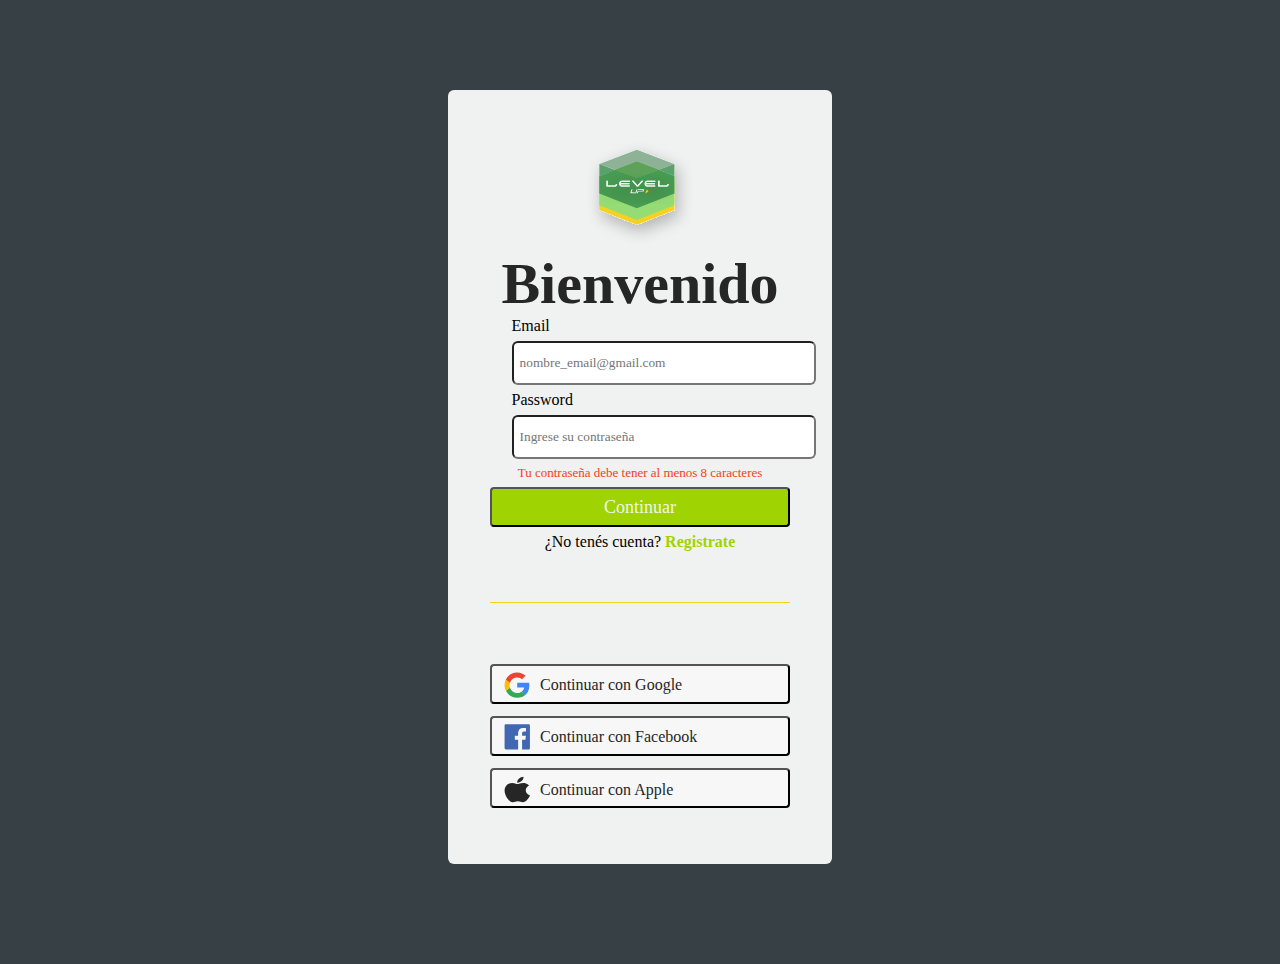
<file: index.html>
<!DOCTYPE html>
<html lang="es">
  <head>
    <meta charset="UTF-8" />
    <meta name="viewport" content="width=device-width, initial-scale=1.0" />
    <link rel="stylesheet" type="text/css" href="style.css" />
    <title>Bienvenido</title>
  </head>
  <body class="form">
    <div class="containerFondo doc">
    <a href="home.html">
      <img class="logo" src="img/logoPagina.svg" alt="logo" /></a>
      <h1>Bienvenido</h1>
      <div class="containerForm">
        <form>
          <div class="inputForm">
            <label for="email">Email</label>
            <input
              class="input"
              type="email"
              name="email"
              minlength=""
              required
              placeholder="nombre_email@gmail.com"
            />
          </div>
          <div class="inputForm">
            <label for="password">Password</label>
            <input
              class="input"
              type="password"
              name="password"
              minlength=""
              placeholder="Ingrese su contraseña"
              required
            />
          </div>
        </form>
        <p class="peligro">Tu contraseña debe tener al menos 8 caracteres</p>
        <button id="boton" class="continuar">Continuar</button>
        <div>
          <span>¿No tenés cuenta? </span><span class="estado">Registrate</span>
        </div>
        <img src="img/separador.svg" class="separador" alt="separador" />
        <div class="separador"></div>
        <div class="button">
          <button class="ingresar">
            <div class="alinearHorizontal">
              <img src="img/logoGoogle.svg" /><span class="continuarCon"
                >Continuar con Google</span
              >
            </div>
          </button>
        </div>
        <div>
          <button class="ingresar">
            <div class="alinearHorizontal">
              <img src="img/logoFacebook.svg" /><span class="continuarCon"
                >Continuar con Facebook</span
              >
            </div>
          </button>
        </div>
        <div>
          <button class="ingresar">
            <div class="alinearHorizontal">
              <img src="img/logoApple.svg" /><span class="continuarCon"
                >Continuar con Apple</span
              >
            </div>
          </button>
        </div>
      </div>
    </div>

    <div class="popup ocultar">
      <h3>Te has registrado correctamente!!!</h3>
      <p class="estado">Redirigiendo al Home....</p>
      <div class="load"></div>

      <div class="porcentajesCarga">
        <div class="porc1"><img src="img/25%.svg" /></div>
        <div class="porc2"><img src="img/50%.svg" /></div>
        <div class="porc3"><img src="img/60%.svg" /></div>
        <div class="porc4"><img src="img/75%.svg" /></div>
        <div class="porc5"><img src="img/100%.svg" /></div>
      </div>
    </div>
    <script type="text/javascript" src="js/popup.js"></script>
  </body>
</html>
</file>
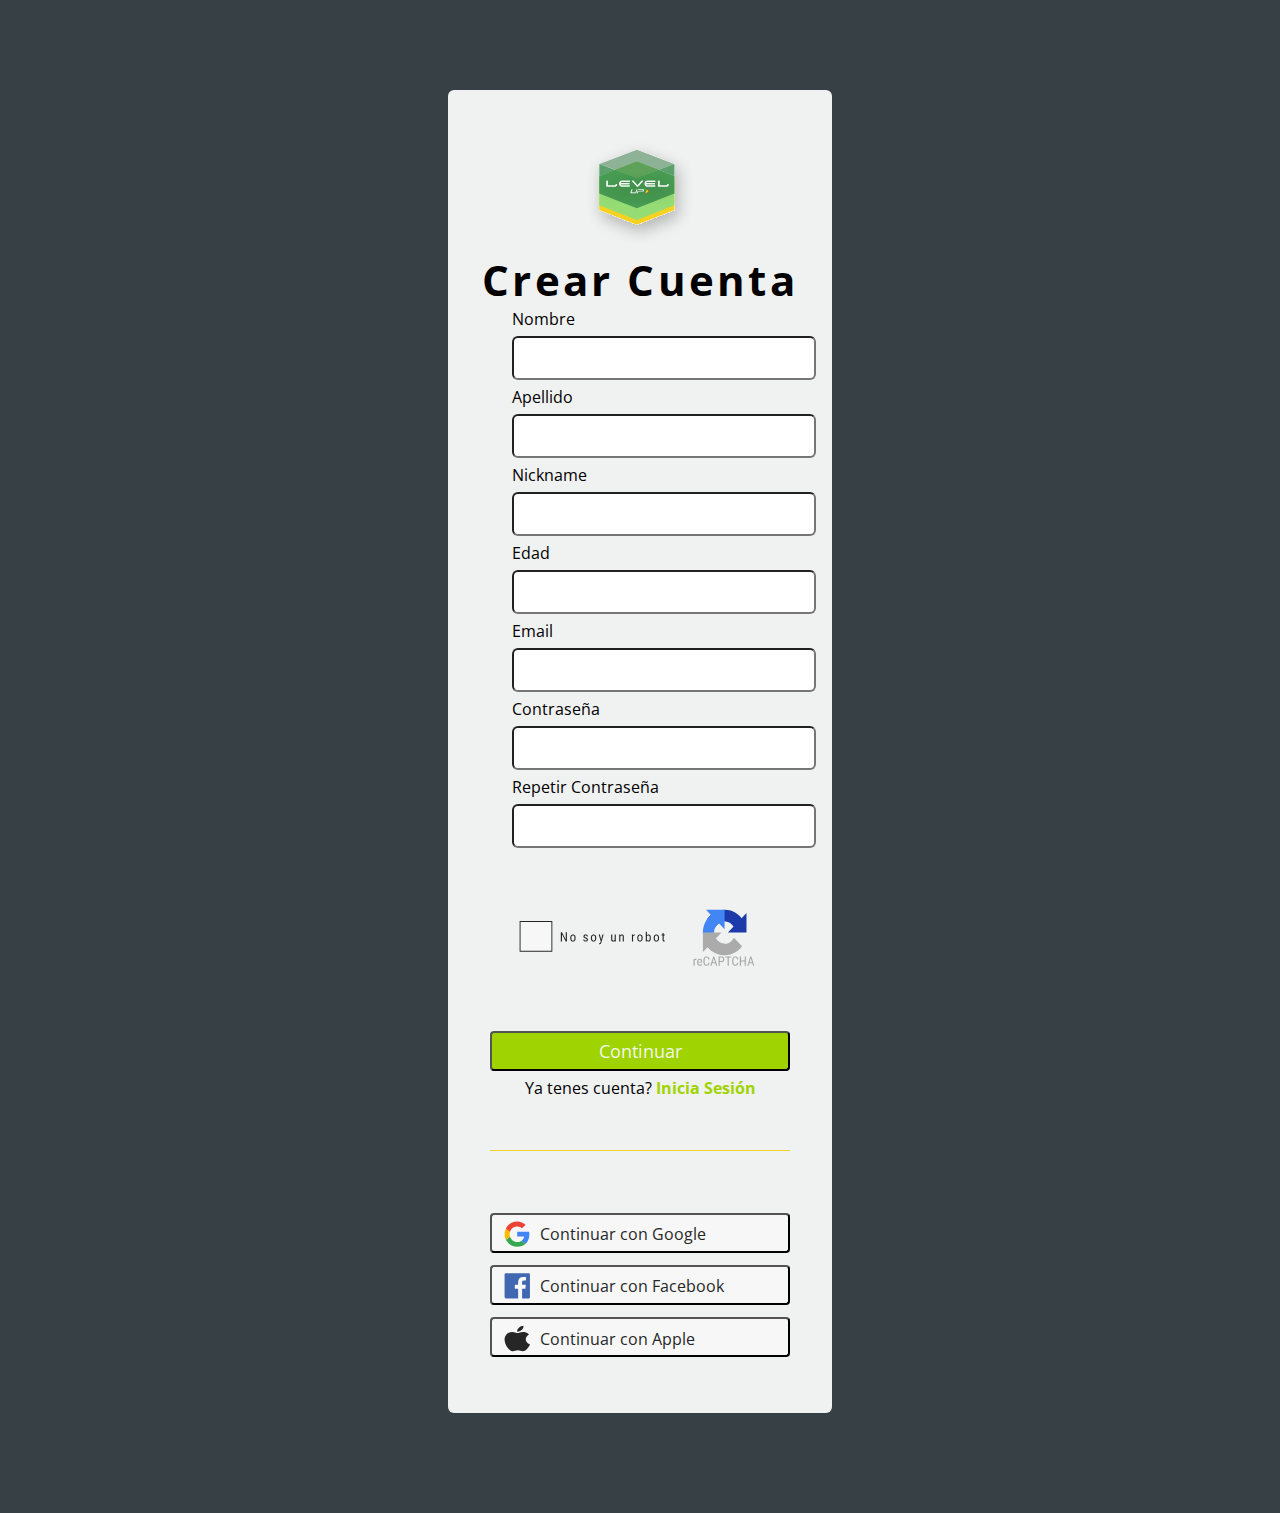
<file: FormRegistro.html>
<!DOCTYPE html>
<html lang="en">
  <head>
    <meta charset="UTF-8" />
    <meta name="viewport" content="width=device-width, initial-scale=1.0" />
    <link rel="stylesheet" type="text/css" href="style.css" />
    <link rel="preconnect" href="https://fonts.googleapis.com" />
    <link rel="preconnect" href="https://fonts.gstatic.com" crossorigin />
    <link
      href="https://fonts.googleapis.com/css2?family=Open+Sans&display=swap"
      rel="stylesheet"
    />
    <title>Crea tu Cuenta</title>
  </head>
  <body class="form">
    <div class="containerFondo doc">
      <div class="containerForm">
    <a href="home.html">
        <img class="logo" src="img/logoPagina.svg" alt="logo" /></a>
        <h2>Crear Cuenta</h2>
        <form>
          <div class="inputForm">
            <label for="nombre">Nombre</label>
            <input class="input" type="text" required />
          </div>
          <div class="inputForm">
            <label for="apellido">Apellido</label>
            <input class="input" type="text" required />
          </div>
          <div class="inputForm">
            <label for="nickname">Nickname</label>
            <input class="input" type="text" required />
          </div>
          <div class="inputForm">
            <label for="edad">Edad</label>
            <input class="input" type="number" required />
          </div>
          <div class="inputForm">
            <label for="email">Email</label>
            <input class="input" type="text" required />
          </div>
          <div class="inputForm">
            <label for="contrasenia">Contraseña</label>
            <input class="input" type="password" minlength="8" required />
          </div>
          <div class="inputForm">
            <label for="reptirContraseña">Repetir Contraseña</label>
            <input class="input" type="password" minlength="8" required />
          </div>
        </form>
        <span>
          <img class="captcha" src="img/captcha.svg" alt="captcha" />
        </span>
        <button id="boton" class="btn btn-click continuar" type="button">
          Continuar
        </button>
        <div>
          <span
            >Ya tenes cuenta?<span class="estado"> Inicia Sesión</span></span
          >
        </div>
        <img class="separador" src="img/separador.svg" alt="separador" />
        <div class="button">
          <button class="ingresar">
            <div class="alinearHorizontal">
              <img src="img/logoGoogle.svg" /><span class="continuarCon"
                >Continuar con Google</span
              >
            </div>
          </button>
        </div>
        <div>
          <button class="ingresar">
            <div class="alinearHorizontal">
              <img src="img/logoFacebook.svg" /><span class="continuarCon"
                >Continuar con Facebook</span
              >
            </div>
          </button>
        </div>
        <div>
          <button class="ingresar">
            <div class="alinearHorizontal">
              <img src="img/logoApple.svg" /><span class="continuarCon"
                >Continuar con Apple</span
              >
            </div>
          </button>
        </div>
      </div>
    </div>
    <div class="popup ocultar">
      <h3>Te has registrado correctamente!!!</h3>
      <p class="estado">Redirigiendo al Home....</p>
      <div class="load"></div>

      <div class="porcentajesCarga">
        <div class="porc1"><img src="img/25%.svg" /></div>
        <div class="porc2"><img src="img/50%.svg" /></div>
        <div class="porc3"><img src="img/60%.svg" /></div>
        <div class="porc4"><img src="img/75%.svg" /></div>
        <div class="porc5"><img src="img/100%.svg" /></div>
      </div>
    </div>
    <script type="text/javascript" src="js/popup.js"></script>

  </body>
</html>
</file>
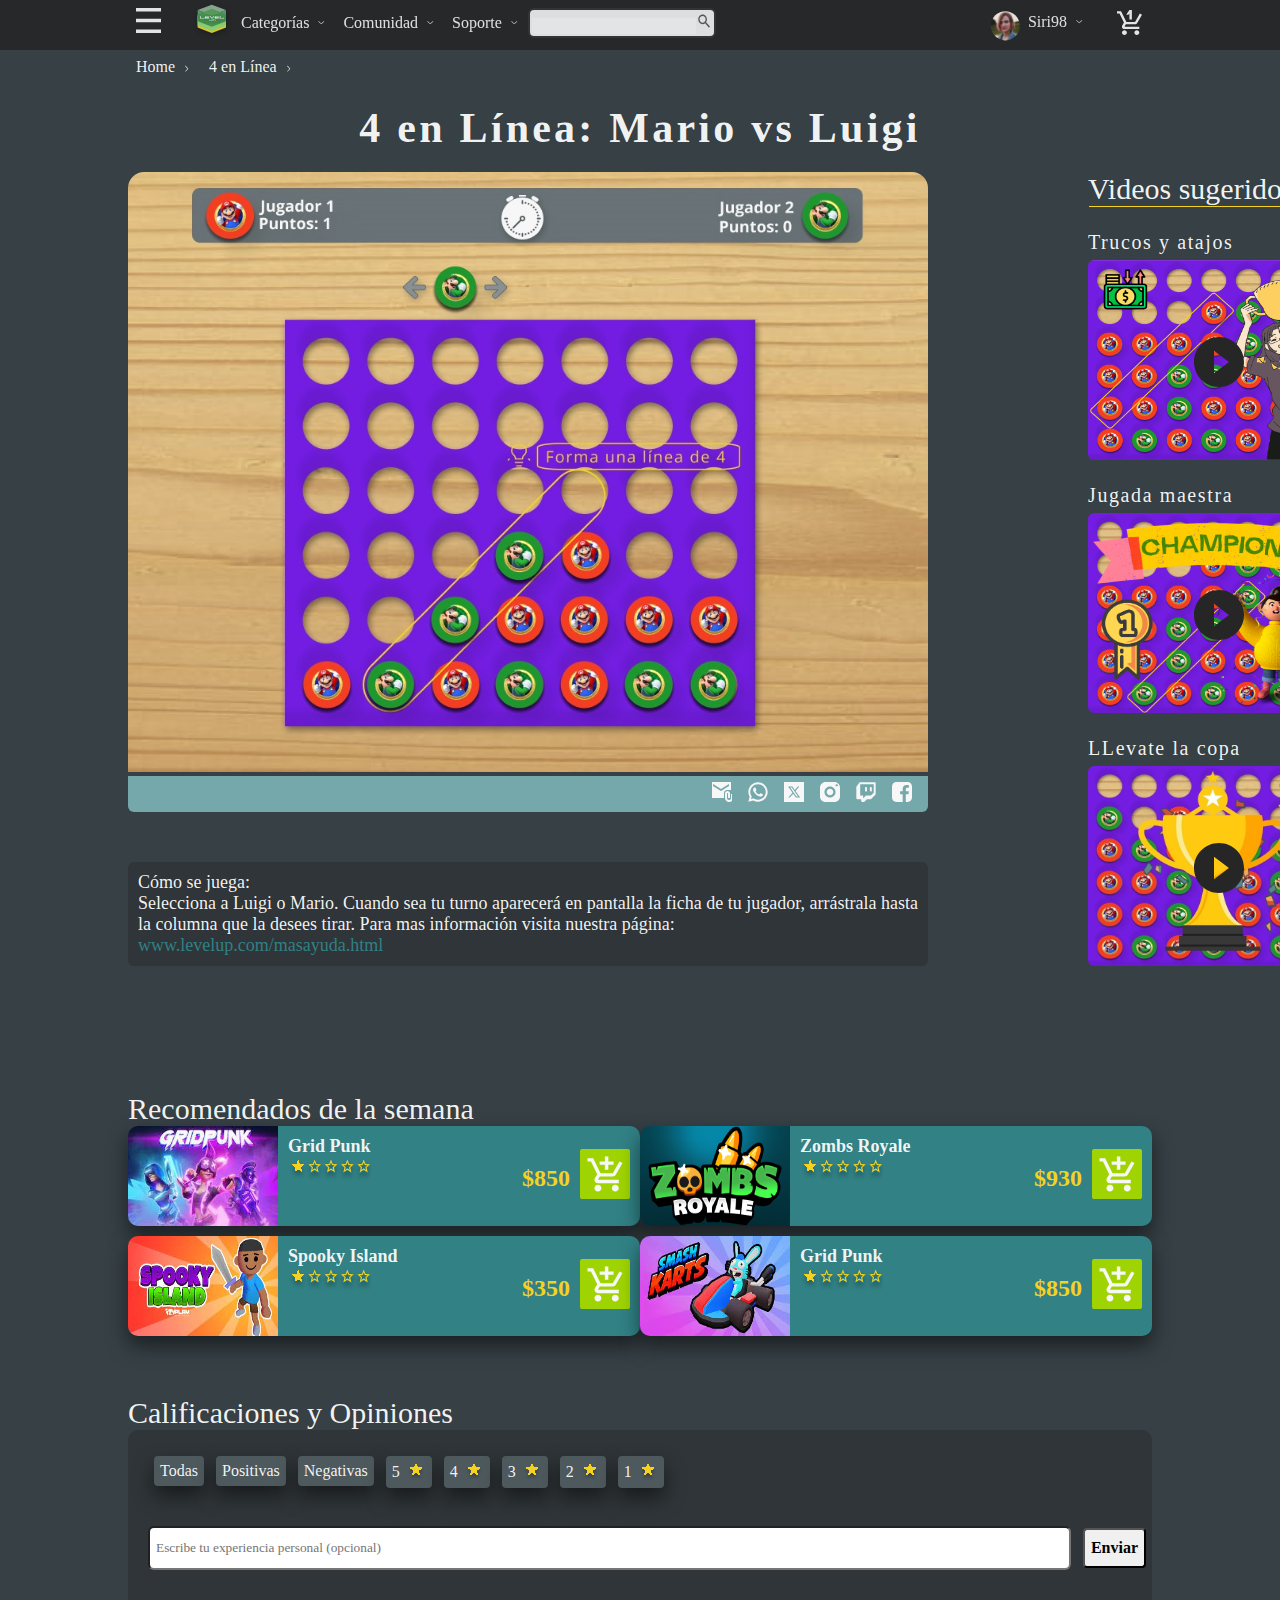
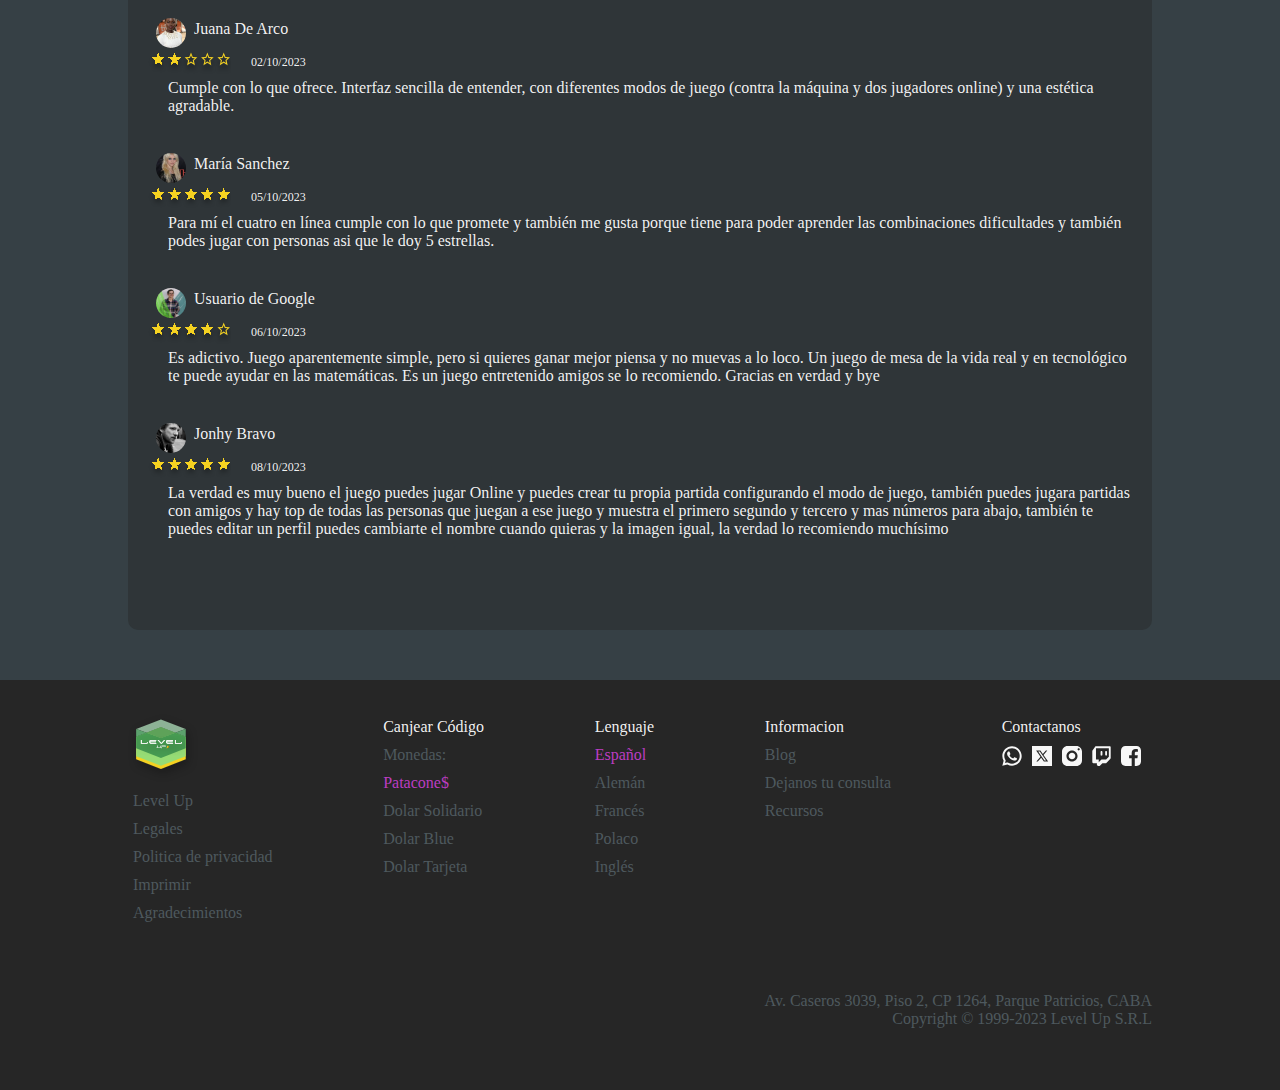
<file: juego.html>
<!DOCTYPE html>
<html lang="es">
  <head>
    <meta charset="UTF-8" />
    <meta name="viewport" content="width=device-width, initial-scale=1.0" />
    <link rel="stylesheet" type="text/css" href="style.css" />
    <title>4 en Línea</title>
  </head>
  <body>
    <header class="stick">
      <nav>
        <div class="navDesktop">
          <div class="justifyFlexStart alignCenter marginNavLeft">
            <!---Desplegable categorias ok-->
            <div class="btn-menu btn-nav dropdown">
              <img
                src="img/logoHamburguesa.svg"
                class="logoHamburguesa"
                alt="logoHamburguesa"
              />

              <div class="desplegable desplegableHamburguesa">
                <div class="item">
                  <img class="item" src="img/misJuegos.svg" alt="logo" />
                  <button class="btn-nav">
                    <a>Mis juegos</a
                    ><img src="img/fechaAbajo.svg" class="fechaAbajo rotar" />
                  </button>
                </div>
                <div class="item">
                  <img class="item" src="img/accion.svg" alt="logo" />
                  <button class="btn-nav">
                    <a>Acción</a
                    ><img src="img/fechaAbajo.svg" class="fechaAbajo rotar" />
                  </button>
                </div>
                <div class="item">
                  <img class="item" src="img/aventura.svg" alt="logo" />
                  <button class="btn-nav">
                    <a>Aventura</a
                    ><img src="img/fechaAbajo.svg" class="fechaAbajo rotar" />
                  </button>
                </div>
                <div class="item">
                  <img class="item" src="img/carreras.svg" alt="logo" />
                  <button class="btn-nav">
                    <a>Carreras</a
                    ><img src="img/fechaAbajo.svg" class="fechaAbajo rotar" />
                  </button>
                </div>
                <div class="item">
                  <img class="item" src="img/multijugador.svg" alt="logo" />
                  <button class="btn-nav">
                    <a>Multijugador</a
                    ><img src="img/fechaAbajo.svg" class="fechaAbajo rotar" />
                  </button>
                </div>
                <div class="item">
                  <img class="item" src="img/deporte.svg" alt="logo" />
                  <button class="btn-nav">
                    <a>Deporte</a
                    ><img src="img/fechaAbajo.svg" class="fechaAbajo rotar" />
                  </button>
                </div>
              </div>
            </div>
            <!---->
            <a href="home.html">
            <img src="img/logoPagina.svg" class="logoNav" alt="logoPagina" /></a>
            <button class="btn-nav">
              <a>Categorías</a
              ><img src="img/fechaAbajo.svg" class="fechaAbajo" />
            </button>
            <button class="btn-nav">
              <a>Comunidad</a
              ><img src="img/fechaAbajo.svg" class="fechaAbajo" />
            </button>
            <button class="btn-nav">
              <a>Soporte</a><img src="img/fechaAbajo.svg" class="fechaAbajo" />
            </button>

            <div class="barraBusqueda">
              <input class="busquedaNav" /><img
                src="img/lupaNav.svg"
                class="lupaNav"
              />
            </div>
          </div>
          <div class="justifyFlexEnd alignCenter marginNavRight">
            <div class="justifyCenter alignCenter">
              <!---Desplegable Siri-->
              <div class="btn-menu btn-nav dropdown">
                <div class="siri">
                  <img src="img/siri98.svg" class="avatar" /><button
                    class="btn-nav"
                  >
                    <a>Siri98</a
                    ><img src="img/fechaAbajo.svg" class="fechaAbajo" />
                  </button>
                </div>

                <div class="desplegable desplegableUsuario">
                  <buttton class="btn-nav">Ver mi perfil</buttton>
                  <img
                    class="separadorDesplegable"
                    src="img/separador.svg"
                    alt="separador"
                  />
                  <buttton class="btn-nav">Cupones</buttton>
                  <buttton class="btn-nav">Mis juegos</buttton>
                  <img
                    src="img/separador.svg"
                    class="separadorDesplegable"
                    alt="separador"
                  />
                  <buttton class="btn-nav">Configurar cuenta</buttton>
                  <buttton class="btn-nav">Editar perfil</buttton>
                  <img
                    src="img/separador.svg"
                    class="separadorDesplegable"
                    alt="separador"
                  />
                  <buttton class="btn-nav"><a href="index.html"> Cerrar sesión</a></buttton>
                </div>
              </div>
              <!---->
            </div>
            <!---Desplegable Carrito-->
            <div class="btn-menu btn-nav dropdown">
              <button class="btn-nav">
                <img src="img/logoCarritoMas1.svg" class="logoCarritoMas1" />
              </button>
              <div class="desplegable desplegableCarrito">
                <span class="btn-nav">Resumen de compra</span>
                <img
                  class="separadorDesplegable"
                  src="img/separador.svg"
                  class="separador"
                  alt="separador"
                />
                <span class="btn-nav">Juegos (1)</span>
                <div class="productoPrecio">
                  <span class="btn-nav">Slash Royal</span
                  ><span class="btn-nav">$2090</span>
                </div>
                <img class="producto btn-nav" src="img/slashRoyal.jpg" />
                <span class="btn-nav">Total $2090</span>
                <button class="continuarDesplegable">Pagar</button>
              </div>
            </div>
          </div>

          <!----->
        </div>
      </nav>
    </header>

    <div class="containerJuegos">
      <div class="breadcrumb">
        <button class="btn-nav"><a href="index.html">
    <a href="home.html">
          Home<img src="img/fechaAbajo.svg" class="fechaAbajo rotar" /></a></button
        ><button class="btn-nav"><a href="juego.html">
          4 en Línea<img src="img/fechaAbajo.svg" class="fechaAbajo rotar" /></a>
        </button>
      </div>
      <h2>4 en Línea: Mario vs Luigi</h2>
      <section class="sectionJuego">
        <aside class="siderbarJuegoInstrucciones">
          <div class="juego">
            <img src="img/juego.jpg" alt="4 en linea" />
            <div class="botoneraRedes">
              <div class="horizontal">
              <button class="redesJuego">
                <a href="#"><img src="img/email.svg" /></a>
              </button>
              <button class="redesJuego horizontal">
                <a href="#"><img src="img/whatsapp.svg" /></a>
              </button>
              <button class="redesJuego">
                <a href="#"><img src="img/twitter.svg" /></a>
              </button>
              <button class="redesJuego">
                <a href="#"><img src="img/instagram.svg" /></a>
              </button>
              <button class="redesJuego">
                <a href="#"><img src="img/twitch.svg" /></a>
              </button>
              <button class="redesJuego">
                <a href="#"><img src="img/facebook.svg" /></a>
              </button>
            </div>
            </div>
          </div>
          <div class="instrucciones">
            <div>Cómo se juega:</div>
            <div>
              Selecciona a Luigi o Mario. Cuando sea tu turno aparecerá en
              pantalla la ficha de tu jugador, arrástrala hasta la columna que
              la desees tirar. Para mas información visita nuestra página:
            </div>
            <div class="secundario">www.levelup.com/masayuda.html</div>
          </div>
        </aside>
        <aside class="asideVideos">
          <h3>Videos sugeridos</h3>
          <img
            class="separadorVideosSugeridos"
            src="img/separador.svg"
            alt="separador"
          />
          <div class="video">
            <p class="textoBody">Trucos y atajos</p>
            <button class="btn-play"><img class="play" src="img/play.svg" /></button>
            <img src="img/video2.jpg" alt="video" />
          </div>
          <div class="video">
            <p class="textoBody">Jugada maestra</p>
            <button class="btn-play"><img class="play" src="img/play.svg" /></button>
            <img src="img/video3.jpg" alt="video" />
          </div>
          <div class="video">
            <p class="textoBody">LLevate la copa</p>
            <button class="btn-play"><img class="play" src="img/play.svg" /></button>
            <img src="img/video4.jpg" alt="video" />
          </div>
        </aside>
      </section>
      <section class="sectionRecomendados">
        <h3>Recomendados de la semana</h3>
        <div class="parCards">
          <div class="masJugados sombra">
            <div class="masJugadosImagen">
              <img src="img/gridPunk.jpg" alt="juego" />
            </div>
            <div class="masJugadosContenido">
              <div class="titulo">
                <span>Grid Punk</span>
                <span><img src="img/estrella1solida4vacias.svg" /></span>
              </div>
              <div class="precio">
                <h3><span class="acento">$850</span></h3>
                <span
                  ><img src="img/carritoMas.svg" alt="carritoComprar"
                /></span>
              </div>
            </div>
          </div>

          <div class="masJugados sombra">
            <div class="masJugadosImagen">
              <img src="img/zombsRoyale.png" alt="juego" />
            </div>
            <div class="masJugadosContenido">
              <div class="titulo">
                <span>Zombs Royale</span>
                <span><img src="img/estrella1solida4vacias.svg" /></span>
              </div>
              <div class="precio">
                <h3><span class="acento">$930</span></h3>
                <span
                  ><img src="img/carritoMas.svg" alt="carritoComprar"
                /></span>
              </div>
            </div>
          </div>
        </div>

        <div class="parCards">
          <div class="masJugados sombra">
            <div class="masJugadosImagen">
              <img src="img/spookyIsland.jpg" alt="juego" />
            </div>
            <div class="masJugadosContenido">
              <div class="titulo">
                <span>Spooky Island</span>
                <span><img src="img/estrella1solida4vacias.svg" /></span>
              </div>
              <div class="precio">
                <h3><span class="acento">$350</span></h3>
                <span
                  ><img src="img/carritoMas.svg" alt="carritoComprar"
                /></span>
              </div>
            </div>
          </div>

          <div class="masJugados sombra">
            <div class="masJugadosImagen">
              <img src="img/smashKarts.jpg" alt="juego" />
            </div>
            <div class="masJugadosContenido">
              <div class="titulo">
                <span>Grid Punk</span>
                <span><img src="img/estrella1solida4vacias.svg" /></span>
              </div>
              <div class="precio">
                <h3><span class="acento">$850</span></h3>
                <span
                  ><img src="img/carritoMas.svg" alt="carritoComprar"
                /></span>
              </div>
            </div>
          </div>
        </div>
      </section>
      <h3>Calificaciones y Opiniones</h3>
      <section class="sectionComentarios">
        <div class="botoneraComentarios textoBodyChico">
          <button class="btn-nav btn-coment">Todas</button>
          <button class="btn-nav btn-coment">Positivas</button>
          <button class="btn-nav btn-coment">Negativas</button>
          <button class="btn-nav btn-coment">
            5 <img src="img/estrellaSolida.svg" />
          </button>
          <button class="btn-nav btn-coment">
            4 <img src="img/estrellaSolida.svg" />
          </button>
          <button class="btn-nav btn-coment">
            3 <img src="img/estrellaSolida.svg" />
          </button>
          <button class="btn-nav btn-coment">
            2 <img src="img/estrellaSolida.svg" />
          </button>
          <button class="btn-nav btn-coment">
            1 <img src="img/estrellaSolida.svg" />
          </button>
        </div>
        <div class="alignCenter">
          <input
            class="botoneraComentarios"
            type="text"
            placeholder="Escribe tu experiencia personal (opcional)"
          />
          <button class="enviar agrandar">Enviar</button>
        </div>
        <div class="alinearVertical">
          <div class="usuarioComent">
            <div class="usuario">
              <div class="btn-menu btn-nav dropdown">
                <div class="siri">
                  <img src="img/juanaDeArco.svg" class="avatar" /><button
                    class="btn-nav"
                  >
                    <a>Juana De Arco</a>
                  </button>
                </div>
              </div>
            </div>
          </div>
          <div class="usuarioComent">
            <img src="img/estrella2solidas3vacias.svg" />
            <span class="usuarioComent chico">02/10/2023</span>
          </div>
          <div class="usuarioComent usuarioComentMarg">
            Cumple con lo que ofrece. Interfaz sencilla de entender, con
            diferentes modos de juego (contra la máquina y dos jugadores online)
            y una estética agradable.
          </div>
        </div>

        <div class="alinearVertical">
          <div class="usuarioComent">
            <div class="usuario">
              <div class="btn-menu btn-nav dropdown">
                <div class="siri">
                  <img src="img/martaSanchez.svg" class="avatar" /><button
                    class="btn-nav"
                  >
                    <a>María Sanchez</a>
                  </button>
                </div>
              </div>
            </div>
          </div>
          <div class="usuarioComent">
            <img src="img/estrella5solidas.svg" />
            <span class="usuarioComent chico">05/10/2023</span>
          </div>
          <div class="usuarioComent usuarioComentMarg">
            Para mí el cuatro en línea cumple con lo que promete y también me
            gusta porque tiene para poder aprender las combinaciones
            dificultades y también podes jugar con personas asi que le doy 5
            estrellas.
          </div>
        </div>

        <div class="alinearVertical">
          <div class="usuarioComent">
            <div class="usuario">
              <div class="btn-menu btn-nav dropdown">
                <div class="siri">
                  <img src="img/usuarioGoogle.svg" class="avatar" /><button
                    class="btn-nav"
                  >
                    <a>Usuario de Google</a>
                  </button>
                </div>
              </div>
            </div>
          </div>
          <div class="usuarioComent">
            <img src="img/estrellas4solidas1vacia.svg" />
            <span class="usuarioComent chico">06/10/2023</span>
          </div>
          <div class="usuarioComent usuarioComentMarg">
            Es adictivo. Juego aparentemente simple, pero si quieres ganar mejor
            piensa y no muevas a lo loco. Un juego de mesa de la vida real y en
            tecnológico te puede ayudar en las matemáticas. Es un juego
            entretenido amigos se lo recomiendo. Gracias en verdad y bye
          </div>
        </div>

        <div class="alinearVertical">
          <div class="usuarioComent">
            <div class="usuario">
              <div class="btn-menu btn-nav dropdown">
                <div class="siri">
                  <img src="img/jonhyBravo.svg" class="avatar" /><button
                    class="btn-nav"
                  >
                    <a>Jonhy Bravo</a>
                  </button>
                </div>
              </div>
            </div>
          </div>
          <div class="usuarioComent">
            <img src="img/estrella5solidas.svg" />
            <span class="usuarioComent chico">08/10/2023</span>
          </div>
          <div class="usuarioComent usuarioComentMarg">
            La verdad es muy bueno el juego puedes jugar Online y puedes crear
            tu propia partida configurando el modo de juego, también puedes
            jugara partidas con amigos y hay top de todas las personas que
            juegan a ese juego y muestra el primero segundo y tercero y mas
            números para abajo, también te puedes editar un perfil puedes
            cambiarte el nombre cuando quieras y la imagen igual, la verdad lo
            recomiendo muchísimo
          </div>
        </div>
      </section>
    </div>
    <button class="scroll-top" type="button">
      <img class="flechaArriba" src="img/fechaAbajo.svg" />
    </button>
    <footer class="footer">
      <div class="footerContainerMaster">
        <div class="footerContainer footerLegales primario">
          <a href="home.html">
          <img class="logoPagina" src="img/logoPagina.svg" alt="logo" /></a>
          <span class="hoverAcento">Level Up</span>
          <span class="hoverAcento">Legales</span>
          <span class="hoverAcento">Politica de privacidad</span>
          <span class="hoverAcento">Imprimir</span>
          <span class="hoverAcento">Agradecimientos</span>
        </div>
        <div class="footerContainer footerMoneda primario desktop">
          <span class="blanco hoverAcento">Canjear Código</span>
          <span class="hoverAcento">Monedas:</span>
          <span class="acento2 hoverAcento">Patacone$</span>
          <span class="hoverAcento">Dolar Solidario</span>
          <span class="hoverAcento">Dolar Blue</span>
          <span class="hoverAcento">Dolar Tarjeta</span>
        </div>
        <div class="footerContainer footerLenguaje primario desktop">
          <span class="blanco hoverAcento">Lenguaje</span>
          <span class="acento2 hoverAcento">Español</span>
          <span class="hoverAcento">Alemán</span>
          <span class="hoverAcento">Francés</span>
          <span class="hoverAcento">Polaco</span>
          <span class="hoverAcento">Inglés</span>
        </div>
        <div class="footerContainer footerInformacion primario">
          <span class="blanco hoverAcento">Informacion</span>
          <span class="hoverAcento">Blog</span>
          <span class="hoverAcento">Dejanos tu consulta</span>
          <span class="hoverAcento">Recursos</span>
        </div>
        <div class="footerContainer footerContactanos desktop">
          <span class="blanco hoverAcento">Contactanos</span>
          <div class="redesFooter">
            <span class="hoverAcento"
              ><a href="#"><img class="redes" src="img/whatsapp.svg" /></a
            ></span>
            <span class="hoverAcento"
              ><a href="#"><img class="redes" src="img/twitter.svg" /></a
            ></span>
            <span class="hoverAcento"
              ><a href="#"><img class="redes" src="img/instagram.svg" /></a
            ></span>
            <span class="hoverAcento"
              ><a href="#"><img class="redes" src="img/twitch.svg" /></a
            ></span>
            <span class="hoverAcento">
              <a href="#"><img class="redes" src="img/facebook.svg" /></a
            ></span>
          </div>
        </div>
      </div>
      <div class="footerContainerBottom primario desktop">
        <span class="hoverAcento"
          >Av. Caseros 3039, Piso 2, CP 1264, Parque Patricios, CABA</span
        >
        <span class="hoverAcento">Copyright © 1999-2023 Level Up S.R.L</span>
      </div>
    </footer>

    <!---Script-->
    <script type="text/javascript" src="js/menu.js"></script>
  </body>
</html>
</file>
<file: style.css>
* {
  margin: 0;
  padding: 0;
  font-family: "Open Sans";
}
/*------------------------------Colores-----------------------------*/
:root {
  --blanco: #f7f7f7f7;
  --blancoHover: #d3d3d3;
  --negro: #262626;
  --primario: #4e595e;
  --primarioSombra1: #364045;
  --primarioSombra2: #262626;
  --primarioSombra3: #2f3538;
  --estado: #9fd402;
  --estadoHover: #86b602;
  --acento: #f5d221;
  --peligro: #f53e21;
  --secundarioLuz1: #74a8ab;
  --acento2: #bc3dc2;
  --secundario: #318185;
}
body {
  background-color: var(--primarioSombra1);
}

/*------------------------------Fuentes-----------------------------*/

h1 {
  font-size: 38px;
  font-weight: bold;
}

h2 {
  font-size: 28px;
  font-weight: bold;
}

h3 {
  font-size: 24 px;
  font-weight: bold;
}

p {
  font-size: 16px;
}

/*------------------------------Nav---------------------------------*/
.navDesktop {
  display: none;
}
.navMobil {
  display: flex;
  align-items: center;
  justify-content: space-between;
}
.stick {
  position: sticky;
  top: 0;
  z-index: 1000;
}
nav,
.navMobil {
  width: 100%;
  height: 50px;
  background: var(--negro);
  opacity: 90%;
}
.btn-nav {
  align-items: center;
  justify-content: flex-start;
  display: flex;
  padding: 2px;
}
.usuario {
  align-items: center;
  display: flex;
  justify-content: flex-end;
  margin-right: 10px;
}

.btn-nav {
  width: max-content;
  height: max-content;
  margin-left: 6px;
  background-color: transparent;
  color: var(--blanco);
  border: transparent;
  align-items: center;
}

.fechaAbajo {
  width: 12px;
  height: 6px;
}
/*---Desplegable---*/

.mostrar {
  display: flex;
}

.desplegable.cerrar {
  /*cierro el desplegable*/
  display: none;
}

.desplegable {
  width: min-content;
  height: min-content;
  background-color: var(--primarioSombra2);
  display: none;
  position: absolute;
  min-width: 0px;
  padding: 10px;
}
.desplegableUsuario {
  position: absolute;
  left: -30px;
}
.desplegableCarrito {
  position: absolute;
  left: -160px;
  width: max-content;
}

.desplegableCarrito img.producto {
  width: 80px;
  height: auto;
  border-radius: 4px;
}

.desplegableCarrito img.separador {
  width: 200px;
}
.alignCenter {
  display: flex;
  align-items: center;
}
.justifyCenter {
  display: flex;
  justify-content: center;
}

.productoPrecio {
  display: flex;
  justify-content: center;
}
button.ingresar,
button.continuar {
  width: max-content;
  height: max-content;
  border-radius: 4px;
  align-items: center;
  padding: 6px;
}
button.continuar {
  color: var(--blanco);
}

button.ingresar {
  color: var(--negro);
  font-size: 16px;
}
button.continuar {
  background-color: var(--acento);
}

button.ingresar {
  background-color: var(--blanco);
}
.siri {
  display: flex;
  justify-content: center;
  align-items: flex-start;
}
.btn-menu {
  display: none;
  margin-left: 10px;
}
.dropdown {
  position: relative;
  display: inline-block;
}
img.cruz {
  width: 15px;
  height: 15px;
  margin-left: 80px;
}

.dropdown:hover .desplegable {
  display: block;
}

.rotar {
  transform: rotate(-90deg);
}

.flechaArriba {
  transform: rotate(-180deg);
  width: 40px;
  height: 40px;
}

.navMobil img.logoHamburguesa,
.navMobil img.avatar,
.navMobil img.logoCarritoMas1 {
  width: 20px;
  height: 20px;
  align-items: center;
}
.navMobil img.logoPagina {
  margin-left: 20px;
  align-items: center;
  width: 30px;
  height: 30px;
}

/*---------------------------Container Mobil-----------------------------*/
.container {
  margin-left: 3%;
  margin-right: 3%;
}
/*---------------------------Footer--------------------------------------*/
.footerOculto {
  display: none;
}

.footerMobil {
  color: var(--blanco);
  display: block;
  margin-right: auto;
  margin-left: 10%;
  margin-right: 10%;
  font-size: 18px;
  font-weight: bolder;
}
footer{
  background: var(--primarioSombra2);
  height: 500px;
  padding-bottom:  30px;
 
}
.footerContainerMobil span{
  display: block;
}
.footerContainerMobil .redesFooter{
  display: flex;
}

span.footerAcento{
  margin-top: 20px;
  font-weight: normal;
  
}
.redesFooter{
  display: flex;
  justify-content: left;
  padding-right: 6px;
  margin-bottom: 20px;
}
.redesFooter .footerAcento{
  margin: 8px;
}
span.redesFooter{
  padding: 0%;
}
.centrado{
  margin-top: 40px;
}
.footerDesplegable{
  display: none;
}
.footerDesplegable.show{
  display: block;
}
.dDesplegable.show{
  display: block;
}
.footerContainerMobil .logoPagina{
  margin-top: 20px ;

}

/* slider grande
--------------- o ----------- */
.containerGrande {
  display: flex;
  flex-flow: column wrap;
}
ul,
li {
  padding: 0;
  margin: 0;
  list-style: none inside;
}

ul.slider {
  display: flex;
  justify-content: center;
}
ul.slider img {
  opacity: 0;
  transition: opacity 1s;
  position: absolute;
  top: 10%;
  width: 380px;
  height: 200px;
  object-fit: cover;
  border-radius: 10px;
}

ul.slider img:first-child {
  opacity: 1;
}
ul.slider img:target {
  opacity: 1;
}
.sliderNav {
  display: flex;
  justify-content: center;
}
.menu {
  position: relative;
  top: 240px;
}
.menu li {
  display: inline;
}
.menu a {
  text-decoration: none;
  padding: 5px;
  cursor: default;
}
a:hover .circle {
  cursor: pointer;
  fill: var(--secundarioLuz1);
}

/*Font carousel*/
.h3Primero{
  margin-top: 60%;
}
h3.tituloCategoria{
  margin-left: 10%;
  color: var(--blanco);
}
hr{
  width: 80%;
  margin-left: 10%;
  margin-right: 10%;
  border-color: var(--acento);
}

/* --------------carousel -------------------------------------*/

.containerMax {
  display: flex;
  justify-content: center;
}


.containerCarrusel {
  max-width: 80%;
  margin: 2% 10% 3% 10%;
  position: relative;
}
.containerCarrusel i {
  top: 50%;
  height: 35px;
  width: 35px;
  cursor: pointer;
  position: absolute;
  font-size: 1.3rem;
  text-align: center;
  line-height: 35px;
  background: #f7f7f7;
  border-radius: 50%;
  transform: translateY(-50%);
}
.containerCarrusel i:first-child {
  left: -23px;
  display: none;
}
.containerCarrusel i:last-child {
  right: -23px;
}
.containerCarrusel .carousel {
  font-size: 0;
  cursor: pointer;
  overflow: hidden;
  white-space: nowrap;
  scroll-behavior: smooth;
}
.carousel.dragging {
  cursor: grab;
  scroll-behavior: auto;
}
.carousel.dragging img {
  pointer-events: none;
}
.carousel .card {
  display: inline;
}
.carousel div {
  margin-left: 13px;
  display: inline-block;
  width: 150px;
  height: 140px;
  background: #318185;
  border-radius: 10px;
  position: relative;
}


.carousel div p {
  font-size: 18px;
  color: var(--blanco);
  margin: 18px 10px;
}
.carousel div img.star {
  position: absolute;
  bottom: 23%;
  left: 3%;
  width: 55px;
  height: 20px;
  object-fit: contain;
  margin: 0;
  padding: 0;
}
.carousel div img.carritoMas {
  position: absolute;
  bottom: 5%;
  right: 3%;
  width: 20px;
  height: 20px;
  border-radius: 2px;
}
.carousel div p.precio {
  position: absolute;
  bottom: 7%;
  right: 3%;
  color: var(--acento);
  font-size: 10px;
}
.carousel div p.precioT {
  position: absolute;
  bottom: 15%;
  right: 2%;
  color: var(--blanco);
  text-decoration: line-through;
  font-size: 8px;
}
.jugar {
  position: absolute;
  border-radius: 18px;
  top: 0;
  left: 0;
  right: 0;
  bottom: 0;
  margin: auto;
  width: 70px;
  height: 30px;
  background: var(--estado);
  opacity: 90%;
  color: var(--negro);
  transition: transform 2s, background-color 2s, font-size 2s;
}

.jugarOk {
  cursor: pointer;
  font-weight: 650;
}
.jugarOff {
  opacity: 75%;
  pointer-events: none;
  cursor: not-allowed !important;
}
.jugar-click:hover {
  transform: rotate3D(2, 2, 2, 360deg);
  background: #ff0000;
  font-size: xx-large;
}

.carousel div img {
  height: 90px;
  width: 150px;
  object-fit: cover;
  border-radius: 10px 10px 0 0;
}
.carousel img:first-child {
  margin-left: 0;
}
.carousel div p{
  font-size: 13px;
}
/*--------------------Mas jugados Index----------------*/
.indexMasjugados{
  margin-left: 10%;
  margin-right: 10%;
  margin-top: 2%;
  max-width: 80%;
  display: flex;
  justify-content: space-between;
  flex-direction: column;

}

.mario img, .textoMario{
object-fit: cover;
}

.textoMario{
margin-bottom: 30px;
background-color: var(--acento);
color: var(--blanco);
padding: 5px;
border-radius: 0px 0px 10px 10px;
}

.masJugadosCards{
display: block;
}

.mario img{
width: 312px;
border-radius: 10px 10px 0px 0px;
} 
/*----card mas jugados-------*/
.masJugados {
  width: 320px;
  height: 50px;
  display: flex;
  padding: 0%;
  margin-bottom: 10px;
  border-radius: 10px;
}
.masJugadosImagen,
.masJugadosImagen img {
  width: 70px;
  height: 50px;
  border-radius: 10px 0px 0px 10px;
}

.masJugadosContenido {
  width: 100%;
  background-color: var(--secundario);
  display: flex;
  border-radius: 0px 10px 10px 0px;
}
.titulo {
  display: flex;
  flex-direction: column;
  margin: 10px;
  font-size: 14px;
  color: var(--blanco);
  font-weight: bolder;
  width: 100%;
}

.precio {
  display: flex;
  justify-content: center;
  align-items: center;
  margin-right: 10px;
}
.precio span img{
    width: 25px;
}
.masJugados span.acento {
  margin: 10px;
  font-weight: bolder;
}

.parCards {
  display: flex;
  justify-content: space-around;
}
h3 span{
  color: var(--acento);
  font-size: 14px;
}
/*---------------------------------------Media Queria Desktop-------------------------------------------------*/

@media only screen and (min-width: 900px) {
  .container {
    margin-left: 10%;
    margin-right: 10%;
  }

  

  /*-----------------------------Fuentes-----------------------------*/

  h1 {
    color: #262626;
    font-size: 58px;
    font-weight: 600;
    word-wrap: break-word;
  }
  h2 {
    font-size: 42px;
    font-family: Open Sans;
    font-weight: 700;
    letter-spacing: 3.24px;
    word-wrap: break-word;
  }

  h3 {
    color: var(--blanco);
    font-size: 30px;
    font-weight: 400;
    word-wrap: break-word;
  }
  .precio span img{
    width: 50px;
}

h3 span{
  color: var(--acento);
  font-size: 24px;
}
  p.textoBody {
    color: var(--blanco);
    font-size: 20px;
    font-weight: 400;
    letter-spacing: 1.6px;
    word-wrap: break-word;
  }

  p.textoBodyChico {
    color: var(--blanco);
    font-weight: 400;
    word-wrap: break-word;
  }
  a{
    text-decoration: none;
    color: var(--blanco);
  }

  .peligro {
    color: var(--peligro);
    font-size: 13px;
  }
  .estado {
    color: var(--estado);
    font-weight: bold;
  }

  a {
    text-decoration: none;
  }

  /*---------------------------Paginas Form--------------------------------*/

  .form .logo {
    width: 106px;
    height: 106px;
  }
  body.form {
    background-color: var(--primarioSombra1);
    text-align: center;
    display: flex;
    justify-content: center;
    align-content: center;
    margin-top: 50px;
    margin-bottom: 50px;
  }

  .containerFondo {
    width: 30%;
    display: block;
    flex-wrap: wrap;
    background-color: var(--blanco);
    border-radius: 6px;
    margin-top: 50px;
    margin-bottom: 50px;
    padding-top: 50px;
    padding-bottom: 50px;
  }
  input,
  button {
    margin: 6px;
  }

  button img {
    margin-left: 6px;
  }

  ::placeholder {
    padding-left: 6px;
  }

  body.form {
    margin-top: 40px;
    margin: 20 px;
    align-items: center;
  }

  img.captcha {
    width: 300px;
    margin-top: 50px;
    margin-bottom: 50px;
  }
  button.ingresar,
  button.continuar {
    width: 300px;
    height: 40px;
    border-radius: 4px;
    align-items: center;
  }
  button .alinearHorizontal {
    display: flex;
    align-items: center;
  }
  .alinearVertical {
    display: flex;
    flex-direction: column;
    margin-left: 20px;
    margin-bottom: 30px;
  }

  span.continuarCon {
    margin-left: 10px;
  }
  button.continuar {
    background-color: var(--estado);
    color: var(--blanco);
    font-size: 18px;
  }

  button.ingresar {
    text-align: left;
    align-items: center;
  }
  img.separador {
    width: 300px;
    height: 3px;
    margin-top: 50px;
    margin-bottom: 50px;
  }
  .inputForm {
    display: flex;
    flex-direction: column;
    margin-left: 15%;
    margin-right: 15%;
  }

  .inputForm label{
    text-align: left;
    margin-left: 6px;
  }
  .formulario{
    margin-top: 20px;
  }
  input.input {
    width: 300px;
    height: 40px;
    border-radius: 6px;
    border: 0%;
  }

  /*---------------------------Pagina Juegos----------------------------------*/

  /*------Layouts Juegos----------*/

  div.containerJuegos h2 {
    text-align: center;
    color: var(--blanco);
  }
  .containerJuegos {
    margin-left: 10%;
    margin-right: 10%;
    background-color: var(--primarioSombra1);
  }

  .containerJuegos,
  aside.asideVideos,
  aside .asideJuego {
    display: block;
  }

  .breadcrumb,
  section.sectionJuego,
  section .sectionComentarios {
    display: flex;
    margin-bottom: 20px;
  }

  section.sectionJuego {
    height: 900px;
    margin-top: 20px;
  }

  aside.asideJuegoInstrucciones {
    width: 1000px;
    height: 1040 px;
    margin: 0%;
  }

  section.sectionRecomendados {
    margin-top: 6px;
    margin-bottom: 50px;
  }

  aside.asideVideos {
    width: max-content;
    margin-left: 160px;
  }

  .video {
    position: relative;
  }
  
  .btn-play {
    position: absolute;
    top: 50%;
    left: 50%;
    transform: translate(-50%, -50%);
    display: block;
    background-color: transparent;
    border: transparent;
    cursor: pointer
  }
 
  .btn-play img.play {
    width: 50px;
    height: 50px;
    margin: 0%;

  }

  section.seccionRecomendados {
    width: 100%;
    height: 400px;
  }

  section.sectionComentarios {
    width: 100%;
    height: 800px;
    background-color: var(--primarioSombra3);
    margin-bottom: 50px;
    border-radius: 10px;
  }

  aside.asideVideos.video img {
    width: 316px;
    height: 227px;
    margin: 6px;
  }

  .video img {
    width: 250px;
    height: 200px;
    border-radius: 6px;
    margin-top: 6px;
    margin-bottom: 20px;
  }

  .juego img {
    width: 800px;
    height: 600px;
    object-fit: cover;
    border-radius: 16px 16px 0px 0px;
  }
  .juego{
    margin: 0;
    padding: 0;
  }
  img.separadorVideosSugeridos {
    width: 250px;
    margin-bottom: 20px;
  }

  aside.siderbarJuegoInstrucciones div.instrucciones {
    /*revisar no me lo toma*/
    background-color: var(--primarioSombra3);
    width: 780px;
    height: max-content;
    margin-top: 50px;
    padding: 10px;
    font: "Open-Sans";
    font-size: 18px;
    color: var(--blanco);
    border-radius: 6px;
  }

  /*------Comentarios-----------*/
  div.botoneraComentarios {
    width: 80%;
    height: 50px;
    padding: 20px;
    display: flex;
    margin-bottom: 0%;
  }

  div.botoneraComentarios img {
    width: 20px;
    height: 20px;
    background-color: var(--primario);
  }

  input.botoneraComentarios {
    width: 90%;
    height: 40px;
    border-radius: 6px;
    display: flex;
    justify-content: flex-end;
    margin-left: 20px;
    margin-bottom: 40px;
  }

  button.btn-coment {
    background-color: var(--primario);
    padding: 6px;
    border-radius: 4px;
    box-shadow: 0 10px 20px rgba(0, 0, 0, 0.5);
  }

  .sombra {
    box-shadow: 0 10px 20px rgba(0, 0, 0, 0.5);
  }
  .usuarioComent {
    display: flex;
    justify-content: flex-start;
    color: var(--blanco);
    align-items: center;
  }
  span.usuarioComent.chico {
    font-size: 12px;
  }
  span.usuarioComent {
    margin-left: 20px;
  }

  .usuarioComent.usuarioComentMarg {
    margin-left: 20px;
    margin-right: 20px;
    margin-top: 5px;
  }
  button.enviar {
    background-color: var(--blanco);
    width: min-content;
    height: 40px;
    padding: 6px;
    display: flex;
    align-items: center;
    justify-content: flex-end;
    font: "Open Sans";
    font-size: 16px;
    border-radius: 4px;
    font-weight: bolder;
    margin-bottom: 40px;
  }
  /*------Botonera Redes----------*/
  div.botoneraRedes {
    background-color: var(--secundarioLuz1);
    width: 790px;
    /* height: 50px; */
    margin: 0%;
    border-radius: 0px 0px 6px 6px;
    padding-right: 10px;
  }
  .div.botoneraRedes img {
    width: 30px;
    height: 30px;
    background-color: transparent;
  }

  .siderbarJuegoInstrucciones .botoneraRedes {
    display: flex;
    justify-content: flex-end;
    align-items: center;
  }
  button.redesJuego {
    background-color: transparent;
    border: transparent;
  }
  .redesJuego img {
    width: 20px;
    height: 20px;
    border-radius: 0%;
    margin: 0%;
  }

  img.redes {
    width: 20x;
    height: 20px;
  }

  /*-----------------nav----------------*/
  .navMobil {
    display: none;
  }
  .stick {
    position: sticky;
    top: 0;
    z-index: 1000;
  }
  .navDesktop {
    display: flex;
    justify-content: space-between;
  }
  .nav {
    width: 100%;
    height: 80px;
    background: #262626;
    opacity: 90%;
  }
  .btn-nav {
    width: max-content;
    height: max-content;
    margin-left: 6px;
    background-color: transparent;
    color: var(--blanco);
    border: transparent;
    align-items: center;
    font-size: 16px;
  }
  .justifyFlexStart,
  .alignCenter,
  .justifyFlexEnd {
    display: flex;
  }
  .justifyFlexStart {
    justify-content: flex-start;
  }
  .justifyFlexEnd {
    justify-content: flex-end;
  }
  .alignCenter {
    align-items: center;
  }
  .marginNavLeft {
    margin-left: 10%;
  }
  .marginNavRight {
    margin-right: 10%;
  }
  .logoHamburguesa {
    height: 25px;
    width: 25px;
    align-items: center;
    margin-right: 30px;
  }
  .logoNav {
    height: 40px;
    width: 40px;
    align-items: center;
  }

  .fechaAbajo {
    width: 12px;
    height: 6px;
  }
  .lupaNav {
    color: var(--primario);
    width: 12px;
    height: 12px;
    padding: 2px;
  }
  .barraBusqueda {
    background-color: var(--blanco);
    align-items: center;
    height: 22px;
    width: max-content;
    padding: 2px;
    border: 2px solid var(--primarioSombra3);
    border-radius: 6px;
    background-color: var(--blanco);
  }
  input.busquedaNav,
  .lupaNav {
    margin: 0px;
    align-items: center;
    height: min-content;
  }
  input.busquedaNav {
    border: transparent;
    background-color: var(--blanco);
  }
  .logoCarritoMas1 {
    width: 25px;
    height: 25px;
    align-items: center;
  }
  .siri img.avatar {
    width: 30px;
    height: 30px;
    margin-top: 6px;
  }

  /*---Desplegable---*/
  .desplegable.show {
    display: flex;
  }
  .desplegable {
    width: min-content;
    height: min-content;
    background-color: var(--primarioSombra2);
    display: none;
    position: absolute;
    min-width: 0px;
    padding: 10px;
  }
  .siri {
    display: flex;
    justify-content: center;
    align-items: flex-start;
  }
  .item {
    display: flex;
    justify-content: flex-start;
    align-items: left;
  }

  .item img.item {
    width: 30px;
    height: 30px;
  }

  img.separadorDesplegable {
    width: min-content;
  }

  button.continuarDesplegable {
    border-radius: 6px;
    display: flex;
    justify-content: center;
    align-items: center;
    padding: 6px;
    color: var(--blanco);
    width: min-content;
    height: min-content;
    background-color: var(--estado);
  }
  /*------Footer----------*/
  footer .footerMobil{
    display: none;
  }
  footer .desktop {
    display: flex;
  }
  .footer {
    background: var(--primarioSombra2);
    color: var(--blanco);
    height: 380px;
    display: flex;
    flex-direction: column;
    justify-content: space-around;
  }
  .footerContainerMaster {
    display: flex;
    justify-content: space-between;
  }
  .footerContainerMaster div:first-child {
    margin-left: 10%;
  }
  .footerContainerMaster div:last-child {
    margin-right: 10%;
  }
  .footerContainer {
    display: flex;
    flex-direction: column;
  }
  .footerContainer span {
    padding: 5px;
  }

  .redesFooter {
    display: flex;
  }
  .blanco {
    color: var(--blanco);
  }
  .acento2 {
    color: var(--acento2);
  }
  .acento {
    color: var(--acento);
  }

  .primario {
    color: var(--primario);
  }
  .secundario {
    color: var(--secundario);
  }
  footer img.logoPagina {
    width: 70px;
    height: 70px;
  }

  .footerLegales,
  .footerMoneda,
  .footerLenguaje,
  .footerInformacion,
  .footerContactanos {
    display: flex;
    justify-content: flex-start;
    align-items: left;
  }
  .footerContainerBottom {
    display: flex;
    flex-direction: column;
    align-items: flex-end;
    margin-right: 10%;
  }

  /*----card mas jugados-------*/
  .masJugados {
    width: 600px;
    height: 100px;
    display: flex;
    padding: 0%;
    margin-bottom: 10px;
    border-radius: 10px;
  }
  .masJugadosImagen,
  .masJugadosImagen img {
    width: 150px;
    height: 100px;
    border-radius: 10px 0px 0px 10px;
  }

  .masJugadosContenido {
    width: 100%;
    background-color: var(--secundario);
    display: flex;
    border-radius: 0px 10px 10px 0px;
  }
  .titulo {
    display: flex;
    flex-direction: column;
    margin: 10px;
    font-size: 18px;
    color: var(--blanco);
    font-weight: bolder;
    width: 100%;
  }

  .precio {
    display: flex;
    justify-content: center;
    align-items: center;
    margin-right: 10px;
  }
  .masJugados span.acento {
    margin: 10px;
    font-weight: bolder;
  }

  .parCards {
    display: flex;
    justify-content: space-around;
  }
  /*--------------------Mas jugados Index----------------*/
  .indexMasjugados{
    margin-left: 10%;
    margin-right: 10%;
    margin-top: 2%;
    max-width: 80%;
    display: flex;
    justify-content: space-between;
    flex-direction: row;
  
  }
 
.mario img, .textoMario{
  object-fit: cover;
  margin-left: 10%;
}

.textoMario{
  margin-bottom: 30px;
  background-color: var(--acento);
  color: var(--blanco);
  padding: 5px;
  border-radius: 0px 0px 10px 10px;
}

.masJugadosCards{
display: block;
}

.mario img{
  height: 350px;
  width: 90%;
  border-radius: 10px 10px 0px 0px;
} 

  /*--------------------Efectos-------------------------*/
  .continuar:hover,
  .estado:hover,
  .btn-nav:hover,
  .hoverAcento:hover, 
  .ingresar:hover,
  .enviar:hover  {
    cursor: pointer;
  }
  .continuar:hover {
    background-color: var(--estadoHover);
  }
  .estado:hover {
    color: var(--estadoHover);
  }
  .btn-nav:hover,
  .hoverAcento:hover {
    color: var(--acento);
  }

  .ingresar:hover,
  .enviar:hover {
    background-color: var(--blancoHover);
  }

  .subir {
    color: var(--estado);
    text-decoration: none;
    display: block;
    float: right;
  }
  .animar:hover{
    position: relative;
    transform: scale(1.01);
    background-color: var(--acento2);

  }
    
  /*---------Registro Ok-------*/
  .popup {
    display: none;
  }

  .visible {
    display: flex;
    width: max-content;
    height: max-content;
    flex-direction: column;
    align-items: center;
    justify-content: center;
    margin-top: 100px;
    padding: 50px;
  }
  .ocultar {
    display: none;
  }

  .porcentajesCarga img {
    width: 100px;
    height: 100x;
    align-items: center;
    justify-content: center;
  }
  /*----------Agrandar---------*/
  .agrandar {
    background-color: var(--blanco);
    text-align: center;
    transition: background-color 0.5s ease-in-out;
  }

  .agrandar:hover {
    background-color: var(--estado);
  }
  /*---------Scroll Ok-------*/
  .scroll-top {
    position: fixed;
    bottom: 20px;
    right: 20px;
    width: 50px;
    height: 50px;
    border-radius: 50%;
    background-color: var(--estado);
    color: var(--blanco);
    font-size: 20px;
    cursor: pointer;
    opacity: 0.5;
    transition: opacity 0.3s ease;
  }
  .scroll-top.scrolling {
    opacity: 0;
    transform: translateY(-100px);
    transition: opacity 0.5s ease, transform 0.5s ease;
  }
  .scroll-top:hover {
    opacity: 1;
  }

/* --------------carousel -------------------------------------*/

.containerMax {
  display: flex;
  justify-content: center;
}


.containerCarrusel {
  max-width: 80%;
  margin: 2% 10% 3% 10%;
  position: relative;
}
.containerCarrusel i {
  top: 50%;
  height: 35px;
  width: 35px;
  cursor: pointer;
  position: absolute;
  font-size: 1.3rem;
  text-align: center;
  line-height: 35px;
  background: #f7f7f7;
  border-radius: 50%;
  transform: translateY(-50%);
}
.containerCarrusel i:first-child {
  left: -23px;
  display: none;
}
.containerCarrusel i:last-child {
  right: -23px;
}
.containerCarrusel .carousel {
  font-size: 0;
  cursor: pointer;
  overflow: hidden;
  white-space: nowrap;
  scroll-behavior: smooth;
}
.carousel.dragging {
  cursor: grab;
  scroll-behavior: auto;
}
.carousel.dragging img {
  pointer-events: none;
}
.carousel .card {
  display: inline;
}
.carousel div {
  margin-left: 13px;
  display: inline-block;
  width: 230px;
  height: 180px;
  background: #318185;
  border-radius: 10px;
  position: relative;
}
.carousel div p {
  font-size: 18px;
  color: var(--blanco);
  margin: 18px 10px;
}
.carousel div img.star {
  position: absolute;
  bottom: 23%;
  left: 3%;
  width: 55px;
  height: 20px;
  object-fit: contain;
  margin: 0;
  padding: 0;
}
.carousel div img.carritoMas {
  position: absolute;
  bottom: 5%;
  right: 3%;
  width: 35px;
  height: 35px;
  border-radius: 10px;
}
.carousel div p.precio {
  position: absolute;
  bottom: -5%;
  right: 18%;
  color: var(--acento);
}
.carousel div p.precioT {
  position: absolute;
  bottom: 4%;
  right: 16%;
  color: var(--blanco);
  text-decoration: line-through;
  font-size: 14px;
}
.jugar {
  position: absolute;
  border-radius: 18px;
  top: 0;
  left: 0;
  right: 0;
  bottom: 0;
  margin: auto;
  width: 100px;
  height: 40px;
  background: var(--estado);
  opacity: 90%;
  color: var(--negro);
  transition: transform 2s, background-color 2s, font-size 2s;
}

.jugarOk {
  cursor: pointer;
  font-weight: 650;
}
.jugarOff {
  opacity: 75%;
  pointer-events: none;
  cursor: not-allowed !important;
}
.jugar-click:hover {
  transform: rotate3D(2, 2, 2, 360deg);
  background: #ff0000;
  font-size: xx-large;
}

.carousel div img {
  height: 115px;
  width: 230px;
  object-fit: cover;
  border-radius: 10px 10px 0 0;
}
.carousel img:first-child {
  margin-left: 0;
}

/* slider grande
--------------- o ----------- */
.containerGrande {
  display: flex;
  flex-flow: column wrap;
}
ul,
li {
  padding: 0;
  margin: 0;
  list-style: none inside;
}

ul.slider {
  display: flex;
  justify-content: center;
}
ul.slider img {
  opacity: 0;
  transition: opacity 1s;
  position: absolute;
  top: 10%;
  margin-left: 10%;
  margin-right: 10%;
  width: 80%;
  height: 600px;
  object-fit: cover;
  border-radius: 10px;
}

ul.slider img:first-child {
  opacity: 1;
}
ul.slider img:target {
  opacity: 1;
}
.sliderNav {
  display: flex;
  justify-content: center;
}
.menu {
  position: relative;
  top: 650px;
}
.menu li {
  display: inline;
}
.menu a {
  text-decoration: none;
  padding: 5px;
  cursor: default;
}
a:hover .circle {
  cursor: pointer;
  fill: var(--secundarioLuz1);
}

/*Font carousel*/
.h3Primero{
  margin-top: 45%;
}
h3.tituloCategoria{
  margin-left: 10%;
}
hr{
  width: 80%;
  margin-left: 10%;
  margin-right: 10%;
  border-color: var(--acento);
}
}
</file>
